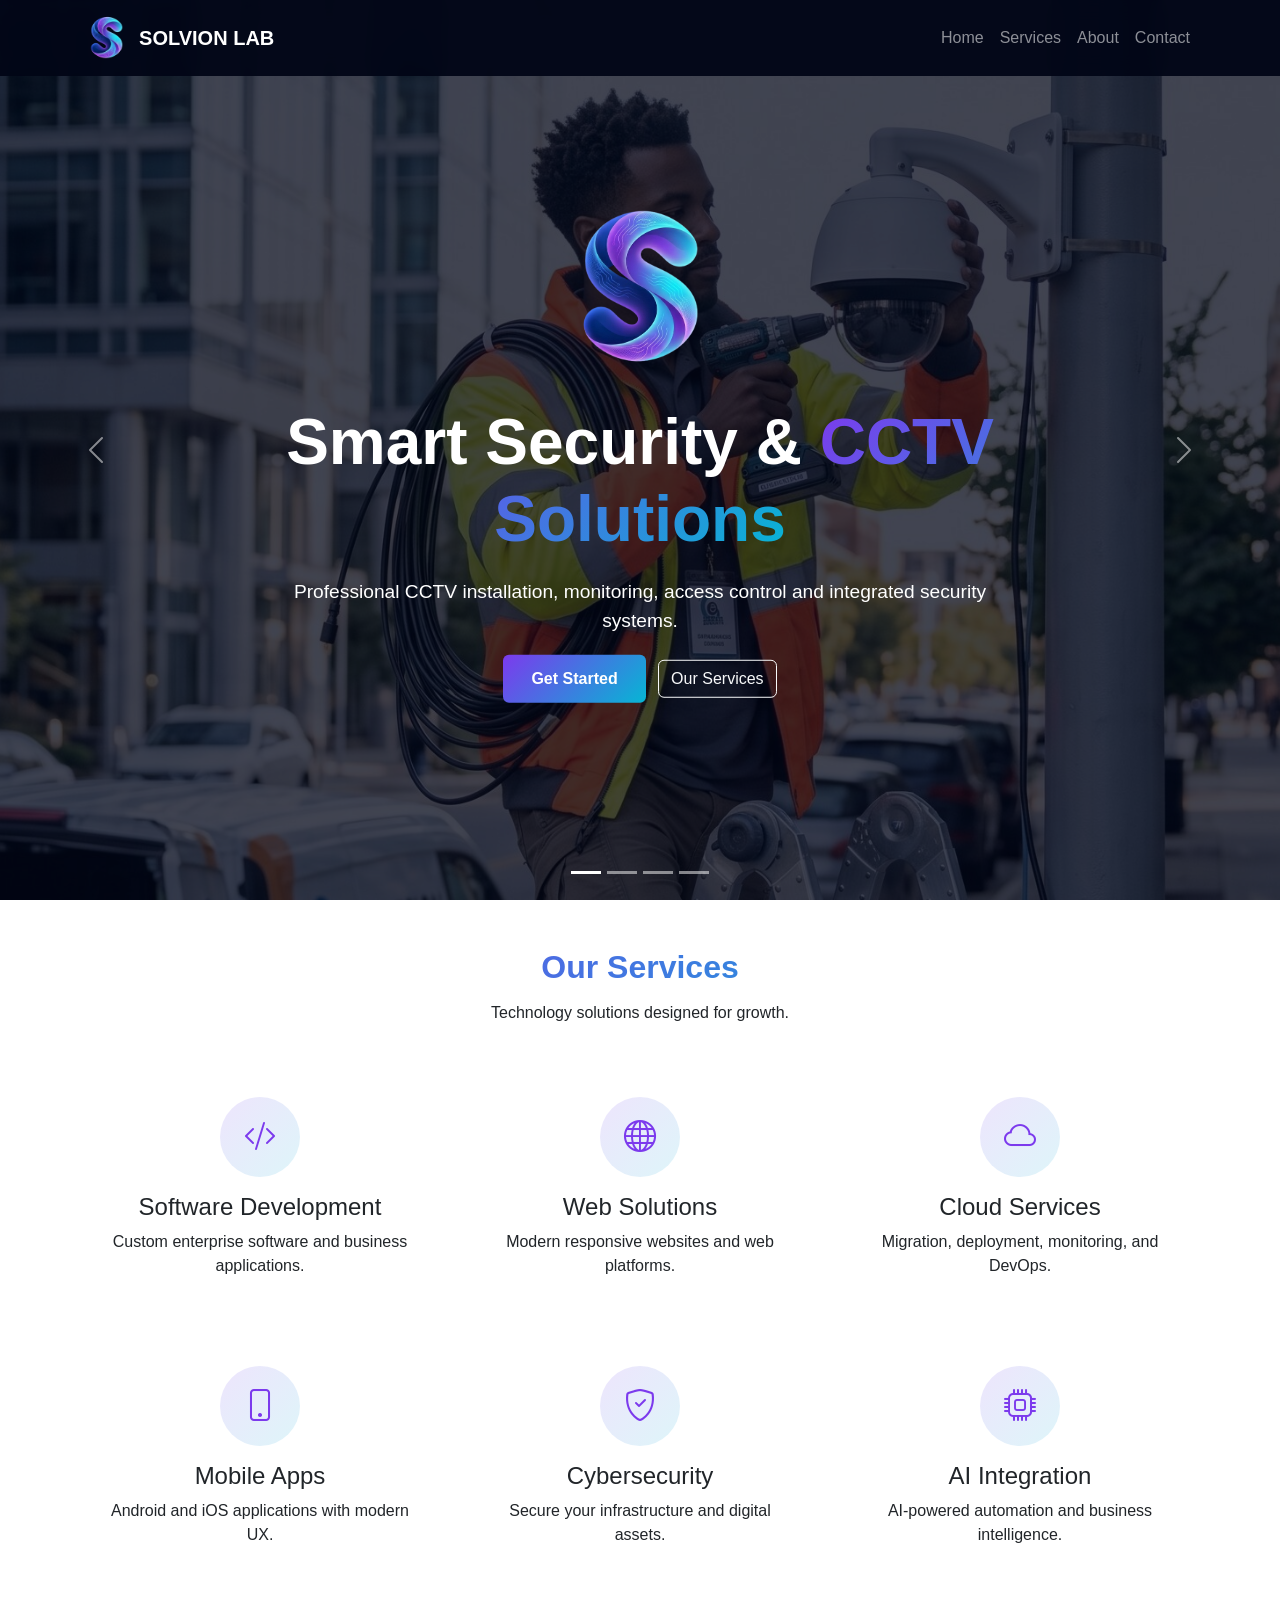
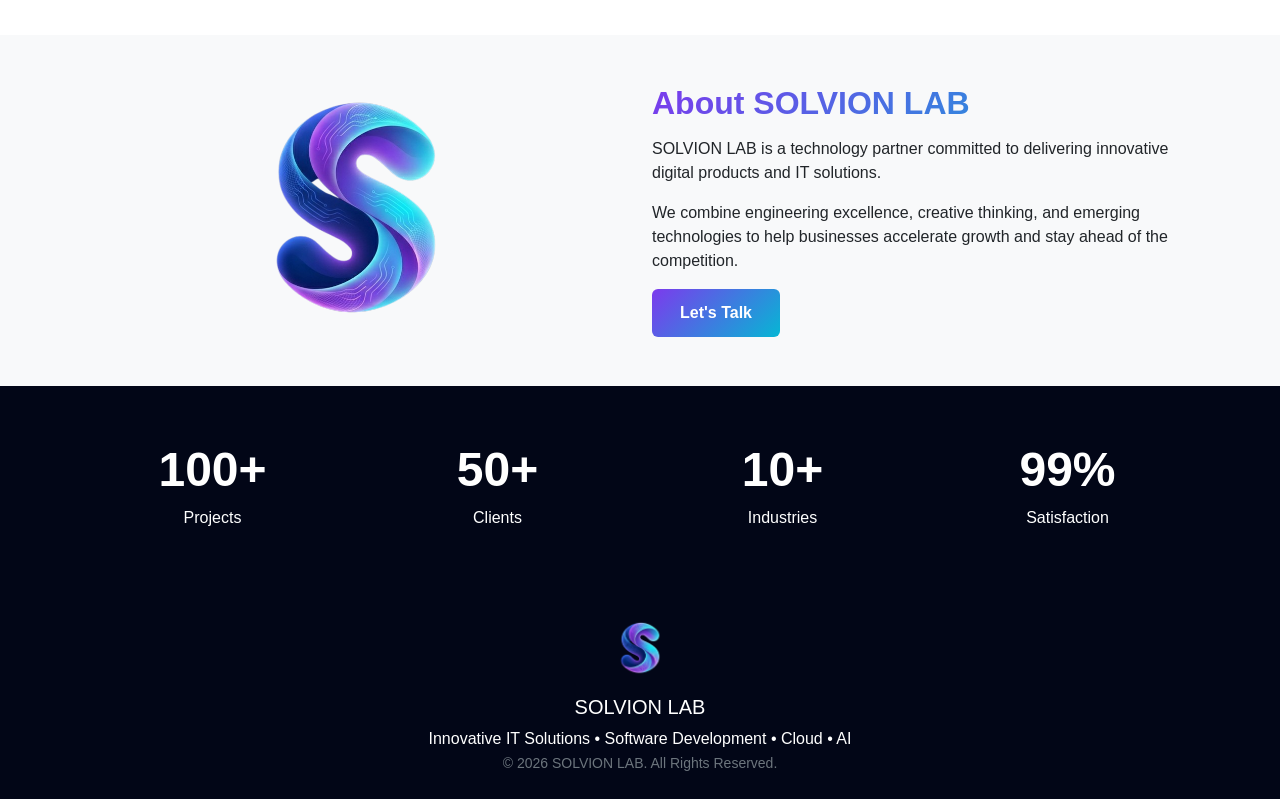
<file: index.html>
<!DOCTYPE html>
<html lang="en">
<head>
<meta charset="UTF-8">
<meta name="viewport" content="width=device-width, initial-scale=1.0">
<title>SOLVION LAB | IT Solutions</title>

<link href="https://cdn.jsdelivr.net/npm/bootstrap@5.3.3/dist/css/bootstrap.min.css" rel="stylesheet">
<link href="https://cdn.jsdelivr.net/npm/bootstrap-icons@1.11.3/font/bootstrap-icons.css" rel="stylesheet">

<link rel="stylesheet" href="styles.css">

</head>
<body>

<nav class="navbar navbar-expand-lg navbar-dark fixed-top">
    <div class="container">
        <a class="navbar-brand d-flex align-items-center" href="#">
            <img src="logo.png" class="logo me-2" alt="SOLVION LAB">
            <strong>SOLVION LAB</strong>
        </a>
        <button class="navbar-toggler" data-bs-toggle="collapse" data-bs-target="#navMenu">
            <span class="navbar-toggler-icon"></span>
        </button>
        <div class="collapse navbar-collapse" id="navMenu">
            <ul class="navbar-nav ms-auto">
                <li class="nav-item"><a href="#home" class="nav-link">Home</a></li>
                <li class="nav-item"><a href="#services" class="nav-link">Services</a></li>
                <li class="nav-item"><a href="#about" class="nav-link">About</a></li>
                <li class="nav-item"><a href="contact.html" class="nav-link">Contact</a></li>
            </ul>
        </div>
    </div>
</nav>

<header id="home">
<div id="heroCarousel" class="carousel slide carousel-fade" data-bs-ride="carousel" data-bs-interval="5000">
    <div class="carousel-inner">
        <div class="carousel-item active">
            <img src="slide1.jpg" class="hero-image" alt="">
            <div class="hero-overlay"></div>
            <div class="hero-content">
                <img src="logo.png" class="hero-logo mb-4" style="width:180px;">
                <h1>Smart Security & <span class="gradient-text">CCTV Solutions</span></h1>
                <p>Professional CCTV installation, monitoring, access control and integrated security systems.</p>
                <a href="contact.html" class="btn btn-solvion me-2">Get Started</a>
                <a href="#services" class="btn btn-outline-light">Our Services</a>
            </div>
        </div>

        <div class="carousel-item">
            <img src="slide2.jpg" class="hero-image" alt="">
            <div class="hero-overlay"></div>
            <div class="hero-content">
                <img src="logo.png" class="hero-logo mb-4" style="width:180px;">
                <h1>Enterprise <span class="gradient-text">Networking</span></h1>
                <p>Structured cabling, routing, switching, wireless deployment and network optimization.</p>
            </div>
        </div>

        <div class="carousel-item">
            <img src="slide3.jpg" class="hero-image" alt="">
            <div class="hero-overlay"></div>
            <div class="hero-content">
                <img src="logo.png" class="hero-logo mb-4" style="width:180px;">
                <h1>Managed <span class="gradient-text">IT Services</span></h1>
                <p>End-to-end support, monitoring, cloud management and helpdesk services.</p>
            </div>
        </div>

        <div class="carousel-item">
            <img src="slide4.jpg" class="hero-image" alt="">
            <div class="hero-overlay"></div>
            <div class="hero-content">
                <img src="logo.png" class="hero-logo mb-4" style="width:180px;">
                <h1>Server & <span class="gradient-text">Cloud Infrastructure</span></h1>
                <p>Virtualization, backup systems, datacenter deployment and cloud solutions.</p>
            </div>
        </div>
    </div>

    <button class="carousel-control-prev" type="button" data-bs-target="#heroCarousel" data-bs-slide="prev">
        <span class="carousel-control-prev-icon"></span>
    </button>
    <button class="carousel-control-next" type="button" data-bs-target="#heroCarousel" data-bs-slide="next">
        <span class="carousel-control-next-icon"></span>
    </button>
    <div class="carousel-indicators">
        <button type="button" data-bs-target="#heroCarousel" data-bs-slide-to="0" class="active"></button>
        <button type="button" data-bs-target="#heroCarousel" data-bs-slide-to="1"></button>
        <button type="button" data-bs-target="#heroCarousel" data-bs-slide-to="2"></button>
        <button type="button" data-bs-target="#heroCarousel" data-bs-slide-to="3"></button>
    </div>
</div>
</header>

<section id="services" class="py-5">
    <div class="container">
        <div class="text-center mb-5">
            <h2 class="section-title gradient-text">Our Services</h2>
            <p>Technology solutions designed for growth.</p>
        </div>
        <div class="row g-4">
            <div class="col-md-4">
                <div class="card service-card p-4 text-center">
                    <div class="icon-box mb-3">
                        <i class="bi bi-code-slash"></i>
                    </div>
                    <h4>Software Development</h4>
                    <p>Custom enterprise software and business applications.</p>
                </div>
            </div>
            <div class="col-md-4">
                <div class="card service-card p-4 text-center">
                    <div class="icon-box mb-3">
                        <i class="bi bi-globe"></i>
                    </div>
                    <h4>Web Solutions</h4>
                    <p>Modern responsive websites and web platforms.</p>
                </div>
            </div>
            <div class="col-md-4">
                <div class="card service-card p-4 text-center">
                    <div class="icon-box mb-3">
                        <i class="bi bi-cloud"></i>
                    </div>
                    <h4>Cloud Services</h4>
                    <p>Migration, deployment, monitoring, and DevOps.</p>
                </div>
            </div>
            <div class="col-md-4">
                <div class="card service-card p-4 text-center">
                    <div class="icon-box mb-3">
                        <i class="bi bi-phone"></i>
                    </div>
                    <h4>Mobile Apps</h4>
                    <p>Android and iOS applications with modern UX.</p>
                </div>
            </div>
            <div class="col-md-4">
                <div class="card service-card p-4 text-center">
                    <div class="icon-box mb-3">
                        <i class="bi bi-shield-check"></i>
                    </div>
                    <h4>Cybersecurity</h4>
                    <p>Secure your infrastructure and digital assets.</p>
                </div>
            </div>
            <div class="col-md-4">
                <div class="card service-card p-4 text-center">
                    <div class="icon-box mb-3">
                        <i class="bi bi-cpu"></i>
                    </div>
                    <h4>AI Integration</h4>
                    <p>AI-powered automation and business intelligence.</p>
                </div>
            </div>
        </div>
    </div>
</section>

<section id="about" class="py-5 bg-light">
    <div class="container">
        <div class="row align-items-center">
            <div class="col-lg-6 text-center">
                <img src="logo.png" width="250" alt="">
            </div>
            <div class="col-lg-6">
                <h2 class="section-title gradient-text">About SOLVION LAB</h2>
                <p>SOLVION LAB is a technology partner committed to delivering innovative digital products and IT solutions.</p>
                <p>We combine engineering excellence, creative thinking, and emerging technologies to help businesses accelerate growth and stay ahead of the competition.</p>
                <a href="contact.html" class="btn btn-solvion">Let's Talk</a>
            </div>
        </div>
    </div>
</section>

<section class="stats py-5">
    <div class="container">
        <div class="row text-center">
            <div class="col-md-3">
                <div class="stat-number">100+</div>
                <p>Projects</p>
            </div>
            <div class="col-md-3">
                <div class="stat-number">50+</div>
                <p>Clients</p>
            </div>
            <div class="col-md-3">
                <div class="stat-number">10+</div>
                <p>Industries</p>
            </div>
            <div class="col-md-3">
                <div class="stat-number">99%</div>
                <p>Satisfaction</p>
            </div>
        </div>
    </div>
</section>

<footer class="py-4">
    <div class="container text-center">
        <img src="logo.png" width="60" class="mb-3" alt="">
        <h5>SOLVION LAB</h5>
        <p class="mb-0">Innovative IT Solutions • Software Development • Cloud • AI</p>
        <small class="text-secondary">© 2026 SOLVION LAB. All Rights Reserved.</small>
    </div>
</footer>

<script src="https://cdn.jsdelivr.net/npm/bootstrap@5.3.3/dist/js/bootstrap.bundle.min.js"></script>
</body>
</html>
</file>
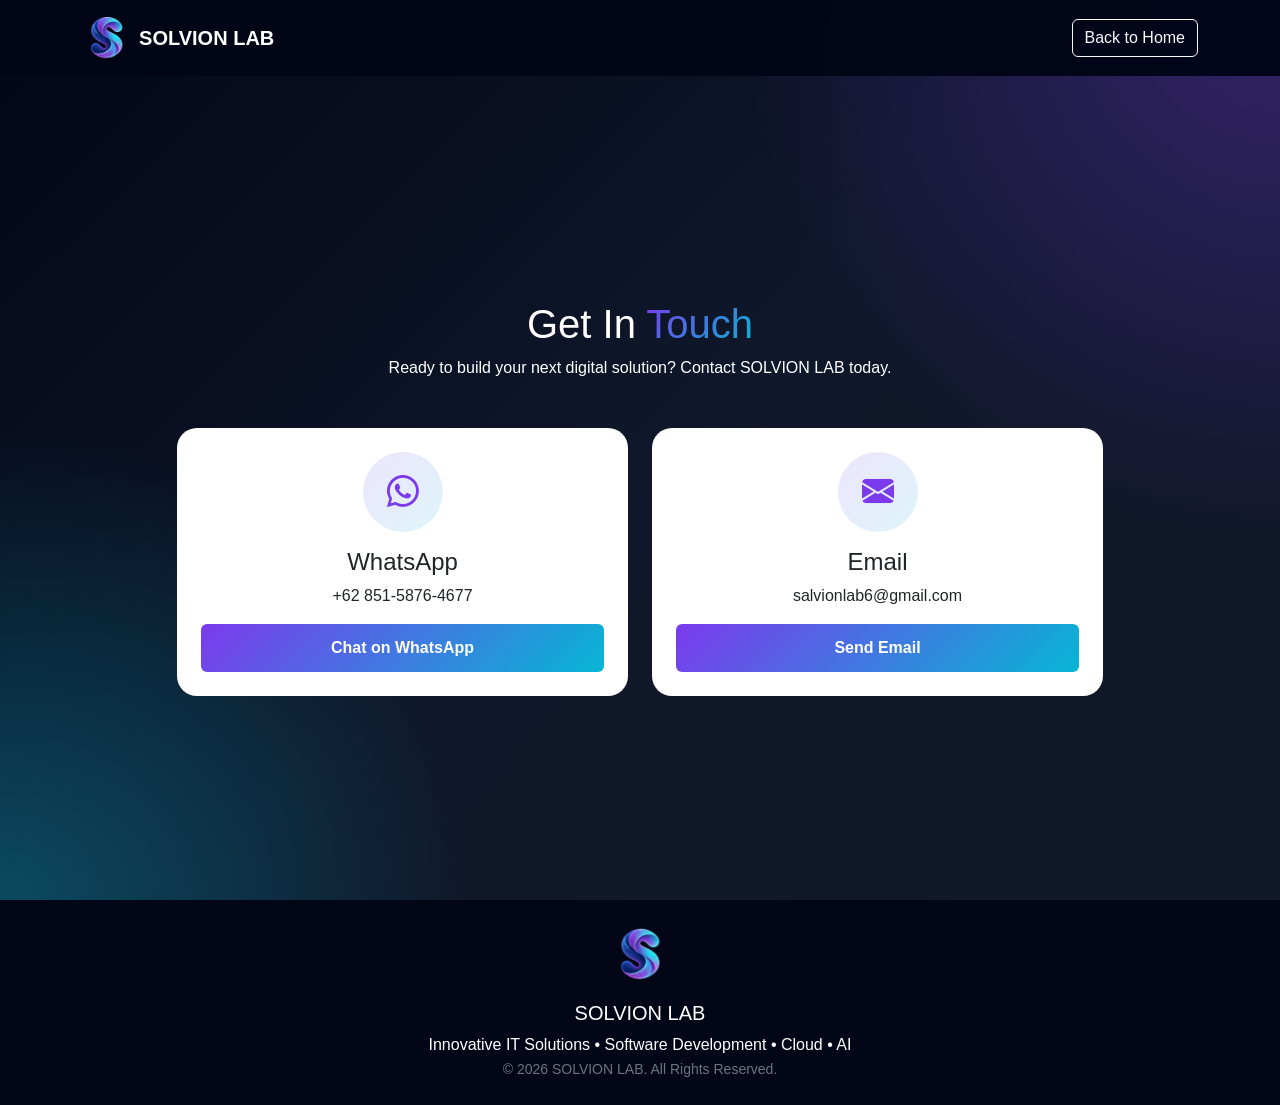
<file: contact.html>
<!DOCTYPE html>
<html lang="en">
<head>
<meta charset="UTF-8">
<meta name="viewport" content="width=device-width, initial-scale=1.0">
<title>Contact Us | SOLVION LAB</title>
<link href="https://cdn.jsdelivr.net/npm/bootstrap@5.3.3/dist/css/bootstrap.min.css" rel="stylesheet">
<link href="https://cdn.jsdelivr.net/npm/bootstrap-icons@1.11.3/font/bootstrap-icons.css" rel="stylesheet">
<link rel="stylesheet" href="styles.css">
</head>
<body>

<nav class="navbar navbar-expand-lg navbar-dark fixed-top">
    <div class="container">
        <a class="navbar-brand d-flex align-items-center" href="index.html">
            <img src="logo.png" class="logo me-2" alt="SOLVION LAB">
            <strong>SOLVION LAB</strong>
        </a>
        <div class="ms-auto">
            <a href="index.html" class="btn btn-outline-light">Back to Home</a>
        </div>
    </div>
</nav>

<section class="hero d-flex align-items-center">
    <div class="container text-center text-white mt-5 pt-5">
        <h1>Get In <span class="gradient-text">Touch</span></h1>
        <p class="mb-5">Ready to build your next digital solution? Contact SOLVION LAB today.</p>

        <div class="row justify-content-center g-4">
            <div class="col-md-5">
                <div class="card service-card p-4 text-center h-100">
                    <div class="icon-box mb-3">
                        <i class="bi bi-whatsapp"></i>
                    </div>
                    <h4>WhatsApp</h4>
                    <p>+62 851-5876-4677</p>
                    <a href="https://wa.me/6285158764677" class="btn btn-solvion">Chat on WhatsApp</a>
                </div>
            </div>

            <div class="col-md-5">
                <div class="card service-card p-4 text-center h-100">
                    <div class="icon-box mb-3">
                        <i class="bi bi-envelope-fill"></i>
                    </div>
                    <h4>Email</h4>
                    <p>salvionlab6@gmail.com</p>
                    <a href="mailto:salvionlab6@gmail.com" class="btn btn-solvion">Send Email</a>
                </div>
            </div>
        </div>
    </div>
</section>

<footer class="py-4">
    <div class="container text-center">
        <img src="logo.png" width="60" class="mb-3" alt="">
        <h5>SOLVION LAB</h5>
        <p class="mb-0">Innovative IT Solutions • Software Development • Cloud • AI</p>
        <small class="text-secondary">© 2026 SOLVION LAB. All Rights Reserved.</small>
    </div>
</footer>

<script src="https://cdn.jsdelivr.net/npm/bootstrap@5.3.3/dist/js/bootstrap.bundle.min.js"></script>
</body>
</html>
</file>
<file: styles.css>
:root {
    --primary: #7c3aed;
    --secondary: #06b6d4;
    --dark: #020617;
}

html {
    scroll-behavior: smooth;
}

body {
    font-family: 'Segoe UI', sans-serif;
    overflow-x: hidden;
}

.navbar {
    background: rgba(2, 6, 23, .95);
    backdrop-filter: blur(10px);
}

.logo {
    height: 50px;
}

.hero {
    min-height: 100vh;
    display: flex;
    align-items: center;
    color: white;
    background:
        radial-gradient(circle at top right, #7c3aed55, transparent 35%),
        radial-gradient(circle at bottom left, #06b6d455, transparent 30%),
        linear-gradient(135deg, #020617, #0f172a, #111827);
}

.gradient-text {
    background: linear-gradient(135deg, #7c3aed, #06b6d4);
    -webkit-background-clip: text;
    -webkit-text-fill-color: transparent;
}

.btn-solvion {
    background: linear-gradient(135deg, #7c3aed, #06b6d4);
    border: none;
    color: white;
    padding: 12px 28px;
    font-weight: 600;
}

.btn-solvion:hover {
    color: white;
    transform: translateY(-2px);
}

.hero-logo {
    max-width: 320px;
    animation: float 4s ease-in-out infinite;
}

@keyframes float {
    0%, 100% { transform: translateY(0); }
    50% { transform: translateY(-15px); }
}

.section-title {
    font-weight: 700;
    margin-bottom: 15px;
}

.service-card {
    border: none;
    border-radius: 20px;
    transition: .3s;
    height: 100%;
}

.service-card:hover {
    transform: translateY(-10px);
    box-shadow: 0 20px 40px rgba(0, 0, 0, .15);
}

.icon-box {
    width: 80px;
    height: 80px;
    border-radius: 50%;
    margin: auto;
    display: flex;
    align-items: center;
    justify-content: center;
    background: linear-gradient(135deg, #7c3aed22, #06b6d422);
}

.icon-box i {
    font-size: 2rem;
    color: var(--primary);
}

.stats {
    background: #020617;
    color: white;
}

.stat-number {
    font-size: 3rem;
    font-weight: 700;
}

.contact {
    background: #f8fafc;
}

footer {
    background: #020617;
    color: white;
}

.tech-badge {
    display: inline-block;
    padding: 10px 18px;
    margin: 5px;
    border-radius: 50px;
    background: #ffffff15;
    border: 1px solid rgba(255, 255, 255, .15);
}

/* HERO CAROUSEL */
#heroCarousel {
    height: 100vh;
}

.carousel-item {
    height: 100vh;
}

.hero-image {
    width: 100%;
    height: 150vh;
    object-fit: cover;
}

.hero-overlay {
    position: absolute;
    top: 0;
    left: 0;
    width: 100%;
    height: 100%;
    background: rgba(2, 6, 23, .75);
}

.hero-content {
    position: absolute;
    top: 50%;
    left: 50%;
    transform: translate(-50%, -50%);
    width: 90%;
    max-width: 900px;
    text-align: center;
    color: white;
    z-index: 5;
}

.hero-content h1 {
    font-size: 4rem;
    font-weight: 700;
}

.hero-content p {
    font-size: 1.2rem;
    max-width: 700px;
    margin: 20px auto;
}

@media (max-width: 768px) {
    .hero-content h1 {
        font-size: 2.2rem;
    }
    .hero-logo {
        width: 120px !important;
    }
}
</file>
